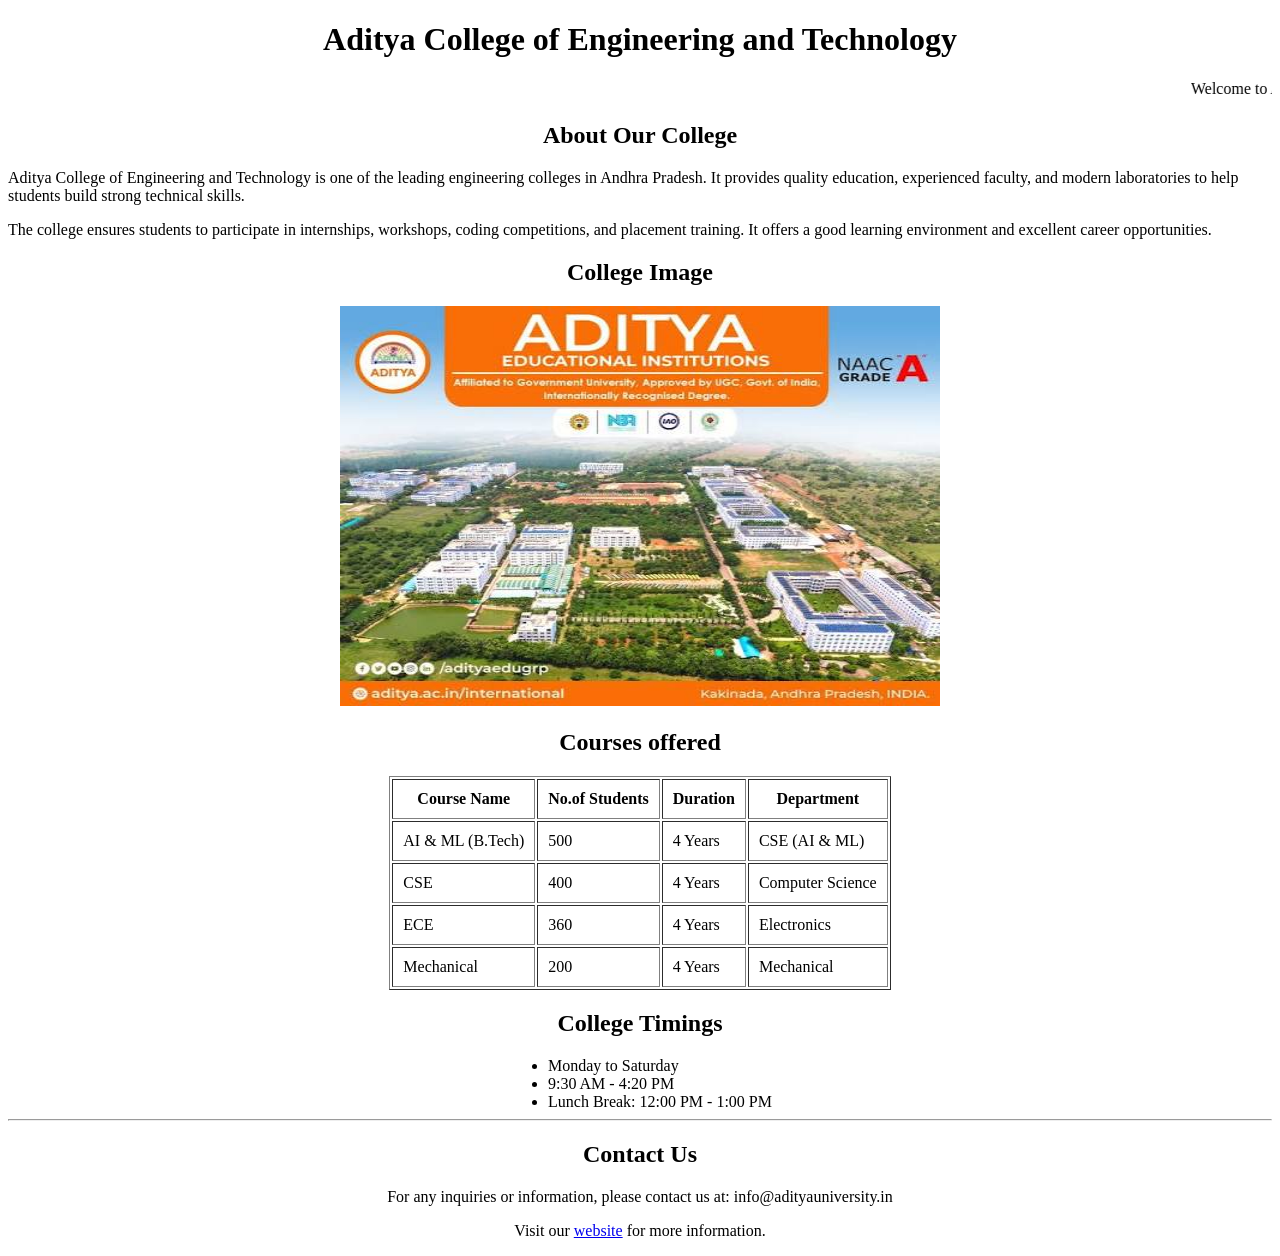
<file: Task-1/index.html>
<!DOCTYPE html>
<html lang="en">
<head>
    <meta charset="UTF-8">
    <meta name="viewport" content="width=device-width, initial-scale=1.0">
    <title>MY College</title>
</head>
<body>
    <h1 align="center">Aditya College of Engineering and Technology</h1>
    <marquee behavior=""scroll" direction="left">Welcome to Aditya College of Engineering and Technology</marquee>
    <h2 align="center">About Our College</h2>
    <p>Aditya College of Engineering and Technology is one of the leading
        engineering colleges in Andhra Pradesh. It provides quality education,
        experienced faculty, and modern laboratories to help students build
        strong technical skills.</p>
    <p>The college ensures students to participate in internships, workshops, coding competitions, and placement training. It offers a good learning environment and excellent career opportunities.</p>
    <h2 align="center">College Image</h2>
    <p align="center">
    <img src="College.jpg" alt="College Image" width="600" height="400">
    </p>
    <h2 align="center">Courses offered</h2>
    <table align="center" border="1" cellpadding="10">
        <tr>
            <th>Course Name</th>
            <th>No.of Students</th>
            <th>Duration</th>
            <th>Department</th>
        </tr>
        <tr>
            <td>AI & ML (B.Tech)</td>
            <td>500</td>
            <td>4 Years</td>
            <td>CSE (AI & ML)</td>
        </tr>
        <tr>
            <td>CSE</td>
            <td>400</td>
            <td>4 Years</td>
            <td>Computer Science</td>
        </tr>
        <tr>
            <td>ECE</td>
            <td>360</td>
            <td>4 Years</td>
            <td>Electronics</td>
        </tr>
        <tr>
            <td>Mechanical</td>
            <td>200</td>
            <td>4 Years</td>
            <td>Mechanical</td>
        </tr>
    </table>    
    <h2 align="center">College Timings</h2>

    <ul style="width: fit-content; margin: auto;">
    <li>Monday to Saturday</li>
    <li>9:30 AM - 4:20 PM</li>
    <li>Lunch Break: 12:00 PM - 1:00 PM</li>
    </ul>
    <hr>
    <h2 align="center">Contact Us</h2>
    <p align="center">For any inquiries or information, please contact us at: info@adityauniversity.in</p>
        <p align="center">Visit our <a href="https://www.adityauniversity.in" target="_blank">website</a> for more information.</p>
</body>
</html>
</file>
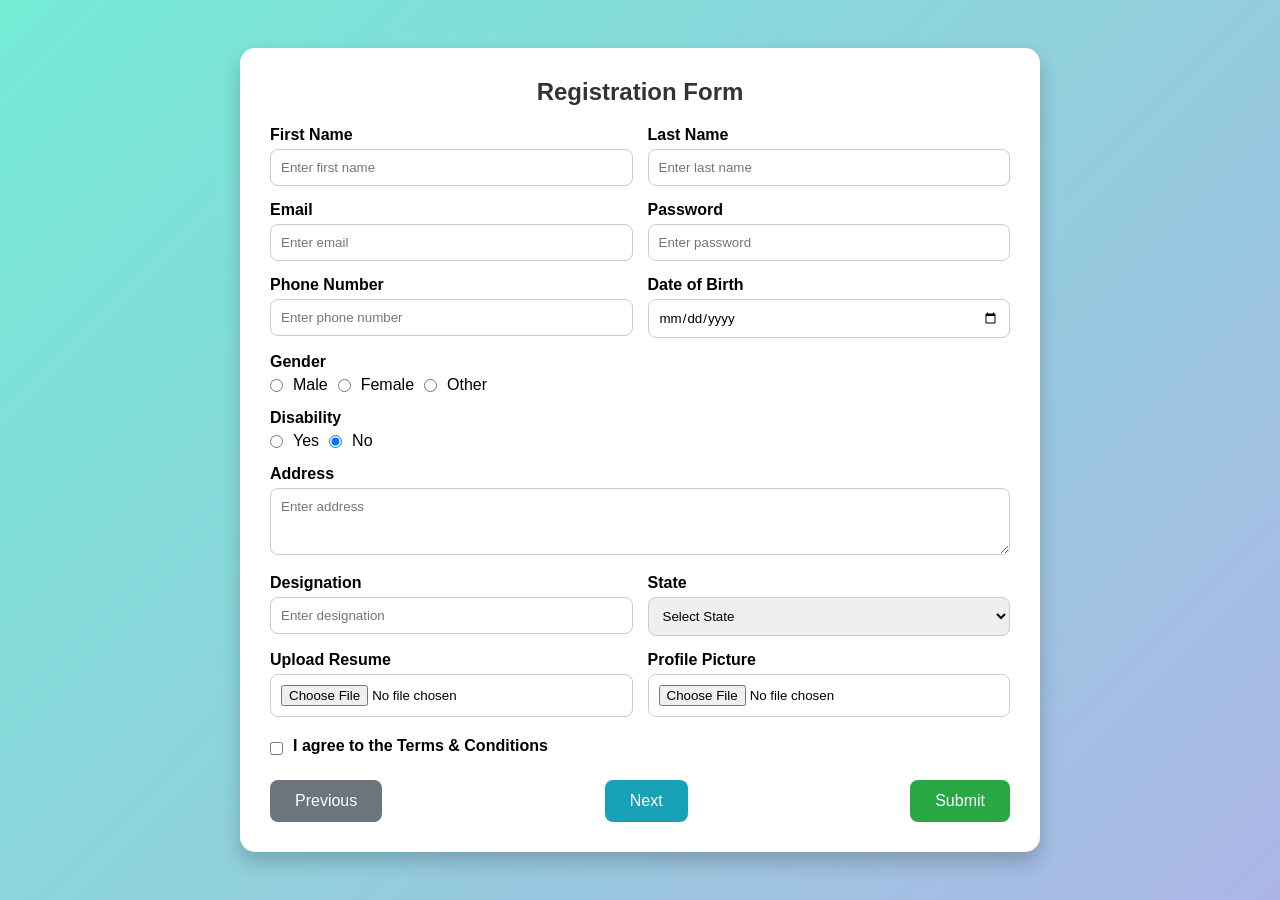
<file: Task-2/form.html>
<!DOCTYPE html>
<html lang="en">
<head>
<meta charset="UTF-8">
<meta name="viewport" content="width=device-width, initial-scale=1.0">
<title>Registration Form</title>

<style>
*{
    margin:0;
    padding:0;
    box-sizing:border-box;
    font-family:Arial, sans-serif;
}

body{
    background:linear-gradient(135deg,#74ebd5,#ACB6E5);
    display:flex;
    justify-content:center;
    align-items:center;
    min-height:100vh;
    padding:20px;
}

.container{
    background:#fff;
    width:800px;
    max-width:100%;
    padding:30px;
    border-radius:15px;
    box-shadow:0 10px 20px rgba(0,0,0,0.2);
}

h2{
    text-align:center;
    margin-bottom:20px;
    color:#333;
}

.form-grid{
    display:grid;
    grid-template-columns:1fr 1fr;
    gap:15px;
}

.full{
    grid-column:span 2;
}

label{
    display:block;
    margin-bottom:5px;
    font-weight:bold;
}

input,select,textarea{
    width:100%;
    padding:10px;
    border:1px solid #ccc;
    border-radius:8px;
    outline:none;
}

input:focus,select:focus,textarea:focus{
    border-color:#4CAF50;
}

.radio-group,
.checkbox-group{
    display:flex;
    align-items:center;
    gap:10px;
    margin-top:5px;
}

.radio-group input,
.checkbox-group input{
    width:auto;
}

.buttons{
    display:flex;
    justify-content:space-between;
    margin-top:20px;
}

button{
    padding:12px 25px;
    border:none;
    border-radius:8px;
    cursor:pointer;
    color:white;
    font-size:16px;
}

.prev{
    background:#6c757d;
}

.next{
    background:#17a2b8;
}

.submit{
    background:#28a745;
}

button:hover{
    opacity:0.9;
}

#disabilityDetails{
    display:none;
}
</style>
</head>

<body>

<div class="container">
<h2>Registration Form</h2>

<form>

<div class="form-grid">

<div>
<label>First Name</label>
<input type="text" placeholder="Enter first name">
</div>

<div>
<label>Last Name</label>
<input type="text" placeholder="Enter last name">
</div>

<div>
<label>Email</label>
<input type="email" placeholder="Enter email">
</div>

<div>
<label>Password</label>
<input type="password" placeholder="Enter password">
</div>

<div>
<label>Phone Number</label>
<input type="tel" placeholder="Enter phone number">
</div>

<div>
<label>Date of Birth</label>
<input type="date">
</div>

<div class="full">
<label>Gender</label>
<div class="radio-group">
<input type="radio" name="gender"> Male
<input type="radio" name="gender"> Female
<input type="radio" name="gender"> Other
</div>
</div>

<div class="full">
<label>Disability</label>
<div class="radio-group">
<input type="radio" name="disability" onclick="showInput(true)"> Yes
<input type="radio" name="disability" onclick="showInput(false)" checked> No
</div>
</div>

<div class="full" id="disabilityDetails">
<label>Please specify disability</label>
<input type="text" placeholder="Enter disability details">
</div>

<div class="full">
<label>Address</label>
<textarea rows="3" placeholder="Enter address"></textarea>
</div>

<div>
<label>Designation</label>
<input type="text" placeholder="Enter designation">
</div>

<div>
<label>State</label>
<select>
<option>Select State</option>
<option>Andhra Pradesh</option>
<option>Telangana</option>
<option>Tamil Nadu</option>
<option>Karnataka</option>
<option>Kerala</option>
<option>Maharashtra</option>
<option>Other</option>
</select>
</div>

<div>
<label>Upload Resume</label>
<input type="file">
</div>

<div>
<label>Profile Picture</label>
<input type="file" accept="image/*">
</div>

<div class="full checkbox-group">
<input type="checkbox">
<label>I agree to the Terms & Conditions</label>
</div>

</div>

<div class="buttons">
<button type="button" class="prev">Previous</button>
<button type="button" class="next">Next</button>
<button type="submit" class="submit">Submit</button>
</div>

</form>
</div>

<script>
function showInput(show){
    document.getElementById("disabilityDetails").style.display =
    show ? "block" : "none";
}
</script>

</body>
</html>
</file>
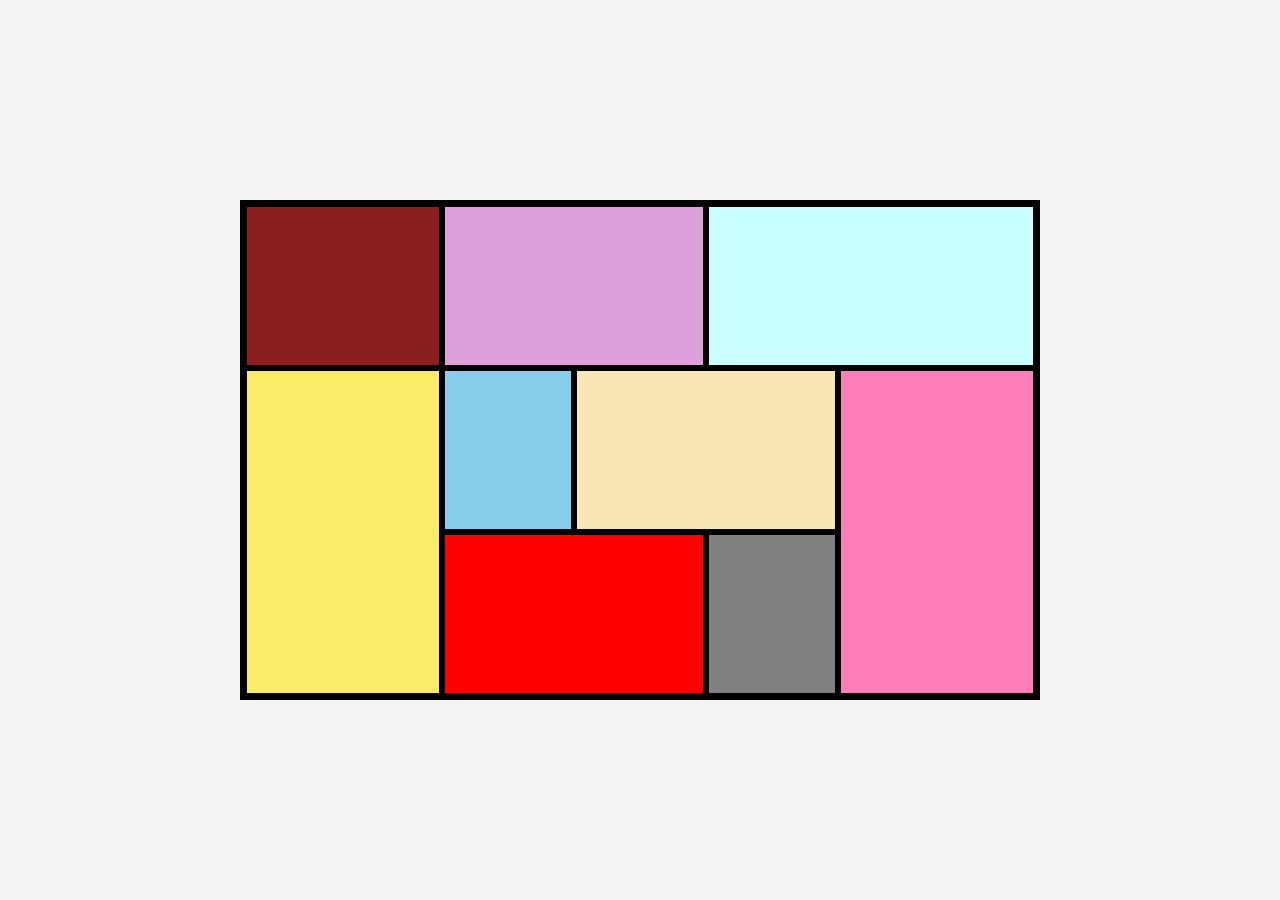
<file: Task-3.2/grid.html>
<!DOCTYPE html>
<html lang="en">
<head>
    <meta charset="UTF-8">
    <meta name="viewport" content="width=device-width, initial-scale=1.0">
    <title>Grid Layout</title>
    <link rel="stylesheet" href="grid.css">
</head>
<body>

<div class="container">
    <div class="box red1"></div>
    <div class="box purple"></div>
    <div class="box cyan1"></div>

    <div class="box yellow"></div>
    <div class="box blue"></div>
    <div class="box white"></div>
    <div class="box pink"></div>

    <div class="box red2"></div>
    <div class="box gray"></div>
</div>

</body>
</html>
</file>
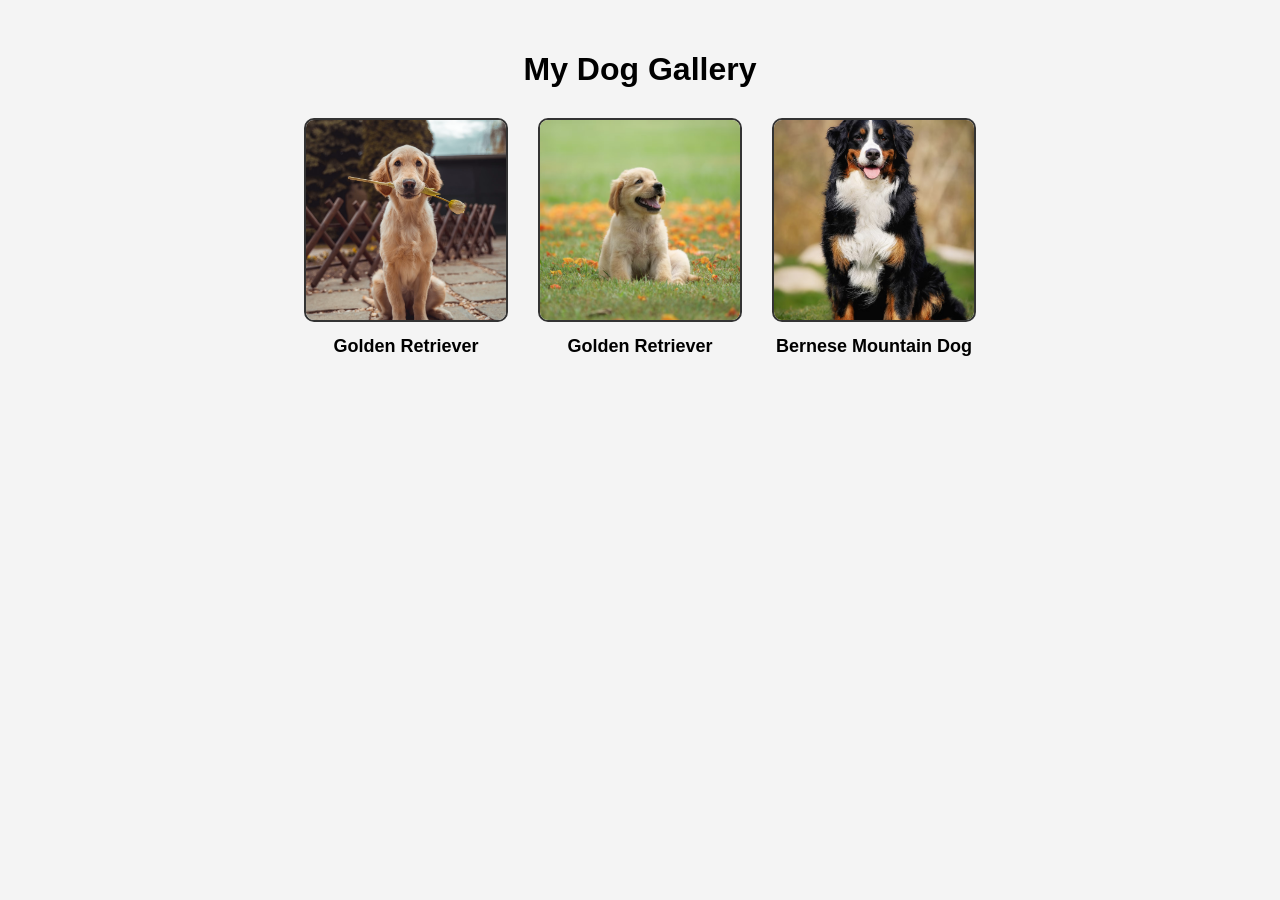
<file: Task-3/flex.html>
<!DOCTYPE html>
<html lang="en">
<head>
    <meta charset="UTF-8">
    <meta name="viewport" content="width=device-width, initial-scale=1.0">
    <title>Dog Gallery</title>

    <style>
        body{
            font-family: Arial, sans-serif;
            background-color: #f4f4f4;
            text-align: center;
            margin: 0;
            padding: 30px;
        }

        h1{
            margin-bottom: 30px;
        }

        .dogs{
            display: flex;
            justify-content: center;
            gap: 30px;
        }

        .dog{
            text-align: center;
        }

        .dog img{
            width: 200px;
            height: 200px;
            object-fit: cover;
            border-radius: 10px;
            border: 2px solid #333;
        }

        .dog p{
            margin-top: 10px;
            font-size: 18px;
            font-weight: bold;
        }
    </style>
</head>

<body>

    <h1>My Dog Gallery</h1>

    <div class="dogs">

        <div class="dog">
            <img src="Dog-1.avif" alt="Golden Retriever">
            <p>Golden Retriever</p>
        </div>

        <div class="dog">
            <img src="Dog-2.avif" alt="Dog Image-1">
            <p>Golden Retriever</p>
        </div>

        <div class="dog">
            <img src="Dog-3.avif" alt="Dog Image-3">
            <p>Bernese Mountain Dog</p>
        </div>

    </div>

</body>
</html>
</file>
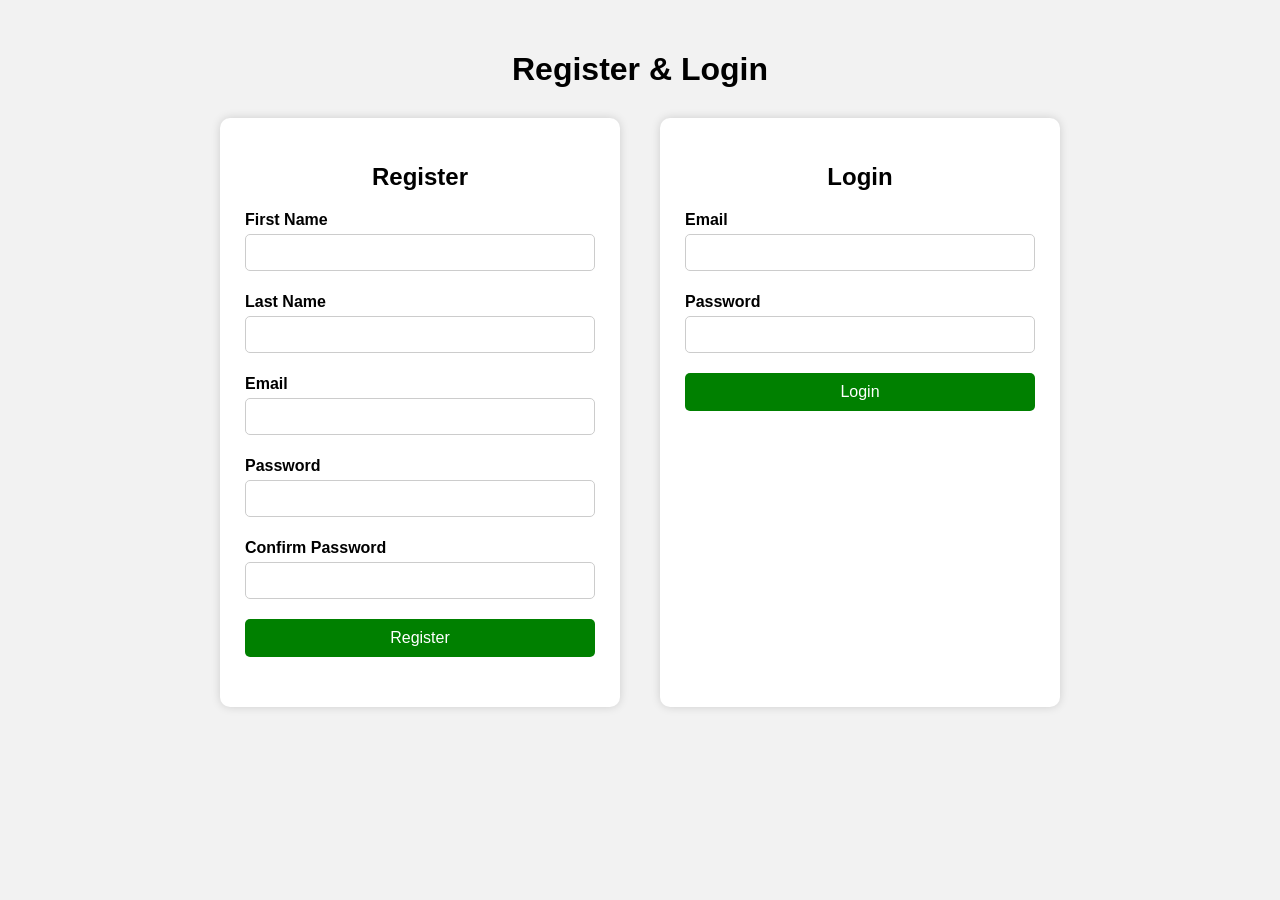
<file: Task-5/register.html>
<!DOCTYPE html>
<html lang="en">
<head>
    <meta charset="UTF-8">
    <meta name="viewport" content="width=device-width, initial-scale=1.0">
    <title>Register & Login</title>

    <link rel="stylesheet" href="register.css">
</head>
<body>

    <h1>Register & Login</h1>

    <div class="container">

        <!-- Register Form -->
        <div class="box">
            <h2>Register</h2>

            <form id="personalDetails">

                <label for="firstname">First Name</label>
                <input type="text" id="firstname" required>

                <label for="lastname">Last Name</label>
                <input type="text" id="lastname" required>

                <label for="email">Email</label>
                <input type="email" id="email" required>

                <label for="password">Password</label>
                <input type="password" id="password" required>

                <label for="confirmPassword">Confirm Password</label>
                <input type="password" id="confirmPassword" required>

                <input type="submit" value="Register">

            </form>

            <div id="registerOutput"></div>
        </div>

        <!-- Login Form -->
        <div class="box">
            <h2>Login</h2>

            <form id="loginForm">

                <label for="loginEmail">Email</label>
                <input type="email" id="loginEmail" required>

                <label for="loginPassword">Password</label>
                <input type="password" id="loginPassword" required>

                <input type="submit" value="Login">

            </form>

            <div id="loginOutput"></div>
        </div>

    </div>

    <script src="register.js"></script>

</body>
</html>
</file>
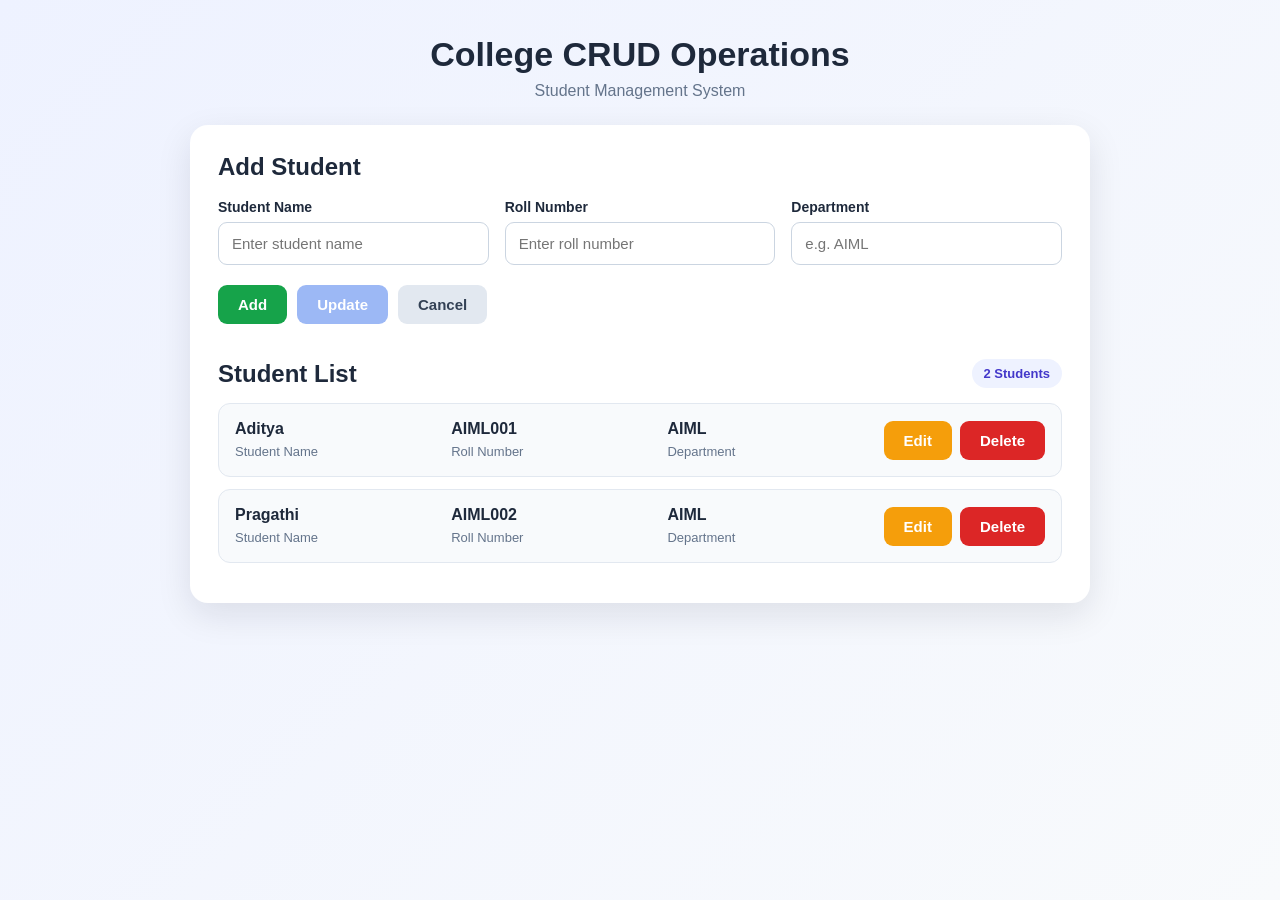
<file: Task-6/college.html>
<!DOCTYPE html>
<html lang="en">
<head>
  <meta charset="UTF-8">
  <meta name="viewport" content="width=device-width, initial-scale=1.0">
  <title>College CRUD Operations</title>
  <link rel="stylesheet" href="college.css">
</head>
<body>
  <div class="container">
    <header>
      <h1>College CRUD Operations</h1>
      <p>Student Management System</p>
    </header>

    <main class="card">
      <h2 id="formTitle">Add Student</h2>

      <form id="studentForm">
        <div class="form-grid">
          <div class="field">
            <label for="studentName">Student Name</label>
            <input id="studentName" type="text" placeholder="Enter student name" required>
          </div>

          <div class="field">
            <label for="rollNo">Roll Number</label>
            <input id="rollNo" type="text" placeholder="Enter roll number" required>
          </div>

          <div class="field">
            <label for="department">Department</label>
            <input id="department" type="text" placeholder="e.g. AIML" required>
          </div>
        </div>

        <div class="buttons">
          <button type="submit" id="saveBtn" class="add-btn">Add</button>
          <button type="button" id="updateBtn" class="update-btn" onclick="updateStudent()" disabled>Update</button>
          <button type="button" class="cancel-btn" onclick="resetForm()">Cancel</button>
        </div>
      </form>

      <section class="list-section">
        <div class="list-heading">
          <h2>Student List</h2>
          <span id="count">0 Students</span>
        </div>

        <div id="studentList"></div>
        <p id="emptyMessage" class="empty">No students added yet.</p>
      </section>
    </main>
  </div>

  <script src="college.js"></script>
</body>
</html>
</file>
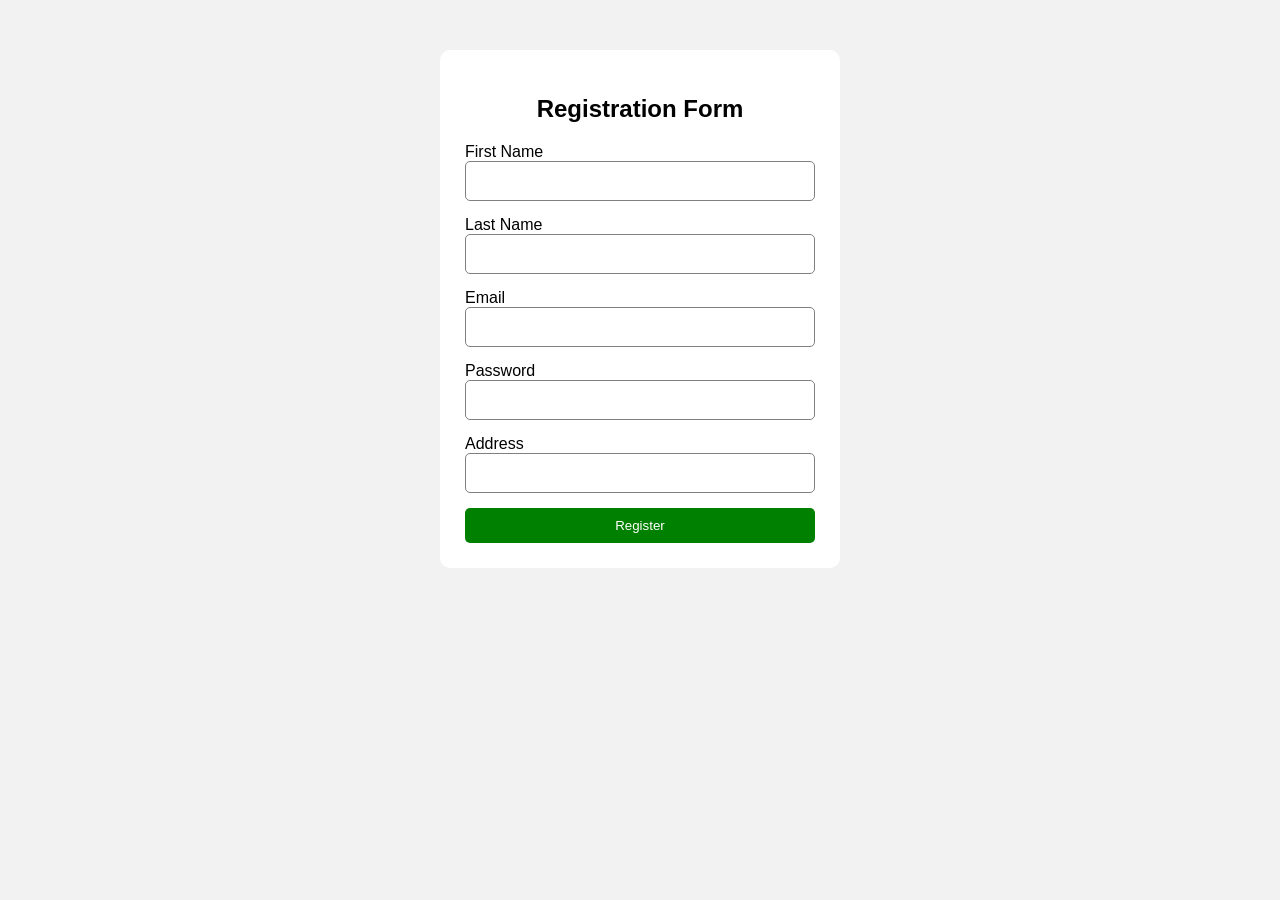
<file: Task-7/registration.html>
<!DOCTYPE html>
<html>
<head>
    <title>Registration Form</title>
    <style>
        body {
            font-family: Arial;
            background-color: #f2f2f2;
        }

        .form {
            width: 350px;
            margin: 50px auto;
            padding: 25px;
            background: white;
            border-radius: 10px;
        }

        h2 {
            text-align: center;
        }

        .field {
            margin: 15px 0;
        }

        .box {
            border: 1px solid gray;
            padding: 10px;
            min-height: 18px;
            border-radius: 5px;
        }

        button {
            width: 100%;
            padding: 10px;
            background: green;
            color: white;
            border: none;
            border-radius: 5px;
        }
    </style>
</head>

<body>

<div class="form">
    <h2>Registration Form</h2>

    <div class="field">
        <label>First Name</label>
        <div class="box" contenteditable="true"></div>
    </div>

    <div class="field">
        <label>Last Name</label>
        <div class="box" contenteditable="true"></div>
    </div>

    <div class="field">
        <label>Email</label>
        <div class="box" contenteditable="true"></div>
    </div>

    <div class="field">
        <label>Password</label>
        <div class="box" contenteditable="true"></div>
    </div>

    <div class="field">
        <label>Address</label>
        <div class="box" contenteditable="true"></div>
    </div>

    <button>Register</button>
</div>

</body>
</html>
</file>
<file: Task-3.2/grid.css>
*{
    margin:0;
    padding:0;
    box-sizing:border-box;
}

body{
    display:flex;
    justify-content:center;
    align-items:center;
    height:100vh;
    background:#f4f4f4;
}

.container{
    width:800px;
    height:500px;

    display:grid;

    /* 12 equal columns */
    grid-template-columns:
    8.333333% 8.333333% 8.333333% 8.333333%
    8.333333% 8.333333% 8.333333% 8.333333%
    8.333333% 8.333333% 8.333333% 8.333333%;

    /* 3 equal rows */
    grid-template-rows:33.33% 33.33% 33.33%;

    border:4px solid black;
}

.box{
    border:3px solid black;
}

/* Top Row */

.red1{
    background:#8b1e1e;
    grid-column:1/4;     /* 3 columns */
    grid-row:1/2;
}

.purple{
    background:plum;
    grid-column:4/8;     /* 4 columns */
    grid-row:1/2;
}

.cyan1{
    background:#c9ffff;
    grid-column:8/13;    /* 5 columns */
    grid-row:1/2;
}

/* Middle */

.yellow{
    background:#faec68;
    grid-column:1/4;
    grid-row:2/4;        /* spans 2 rows */
}

.blue{
    background:skyblue;
    grid-column:4/6;
    grid-row:2/3;
}

.white{
    background:rgb(249, 230, 183);
    grid-column:6/10;
    grid-row:2/3;
}

.pink{
    background:rgb(253, 126, 185);
    grid-column:10/13;
    grid-row:2/4;
}

/* Bottom */

.red2{
    background:red;
    grid-column:4/8;
    grid-row:3/4;
}

.gray{
    background:gray;
    grid-column:8/10;
    grid-row:3/4;
}
</file>
<file: Task-5/register.css>
body {
    font-family: Arial, sans-serif;
    background-color: #f2f2f2;
    margin: 0;
    padding: 30px;
}

h1 {
    text-align: center;
    margin-bottom: 30px;
}

.container {
    display: flex;
    justify-content: center;
    gap: 40px;
    flex-wrap: wrap;
}

.box {
    width: 350px;
    background: #fff;
    padding: 25px;
    border-radius: 10px;
    box-shadow: 0px 0px 10px rgba(0,0,0,0.15);
}

h2 {
    text-align: center;
    margin-bottom: 20px;
}

label {
    display: block;
    margin-top: 12px;
    margin-bottom: 5px;
    font-weight: bold;
}

input {
    width: 100%;
    padding: 10px;
    box-sizing: border-box;
    margin-bottom: 10px;
    border: 1px solid #ccc;
    border-radius: 5px;
}

input[type="submit"] {
    background-color: green;
    color: white;
    border: none;
    cursor: pointer;
    font-size: 16px;
    margin-top: 10px;
}

input[type="submit"]:hover {
    background-color: darkgreen;
}

#registerOutput,
#loginOutput {
    margin-top: 15px;
    text-align: center;
    font-weight: bold;
    color: green;
}
</file>
<file: Task-6/college.css>
* {
  box-sizing: border-box;
  margin: 0;
  padding: 0;
}

body {
  font-family: Arial, sans-serif;
  min-height: 100vh;
  background: linear-gradient(135deg, #eef2ff, #f8fafc);
  padding: 35px 15px;
  color: #1e293b;
}

.container {
  width: min(900px, 100%);
  margin: auto;
}

header {
  text-align: center;
  margin-bottom: 25px;
}

header h1 {
  font-size: 34px;
  margin-bottom: 8px;
}

header p {
  color: #64748b;
}

.card {
  background: white;
  border-radius: 18px;
  padding: 28px;
  box-shadow: 0 12px 35px rgba(15, 23, 42, 0.10);
}

.card h2 {
  margin-bottom: 18px;
}

.form-grid {
  display: grid;
  grid-template-columns: repeat(3, 1fr);
  gap: 16px;
}

.field label {
  display: block;
  font-size: 14px;
  font-weight: bold;
  margin-bottom: 7px;
}

.field input {
  width: 100%;
  padding: 12px 13px;
  border: 1px solid #cbd5e1;
  border-radius: 9px;
  outline: none;
  font-size: 15px;
}

.field input:focus {
  border-color: #4f46e5;
  box-shadow: 0 0 0 3px rgba(79, 70, 229, 0.10);
}

.buttons {
  display: flex;
  gap: 10px;
  margin-top: 20px;
}

button {
  border: none;
  border-radius: 9px;
  padding: 11px 20px;
  font-size: 15px;
  font-weight: bold;
  cursor: pointer;
}

.add-btn {
  background: #16a34a;
  color: white;
}

.update-btn {
  background: #2563eb;
  color: white;
}

.cancel-btn {
  background: #e2e8f0;
  color: #334155;
}

button:disabled {
  opacity: 0.45;
  cursor: not-allowed;
}

.list-section {
  margin-top: 35px;
}

.list-heading {
  display: flex;
  align-items: center;
  justify-content: space-between;
  margin-bottom: 15px;
}

.list-heading h2 {
  margin: 0;
}

#count {
  background: #eef2ff;
  color: #4338ca;
  padding: 7px 12px;
  border-radius: 20px;
  font-size: 13px;
  font-weight: bold;
}

.student-row {
  display: grid;
  grid-template-columns: 1fr 1fr 1fr auto;
  gap: 15px;
  align-items: center;
  padding: 16px;
  margin-bottom: 12px;
  border: 1px solid #e2e8f0;
  border-radius: 12px;
  background: #f8fafc;
}

.student-info strong {
  display: block;
  margin-bottom: 4px;
}

.student-info span {
  color: #64748b;
  font-size: 13px;
}

.actions {
  display: flex;
  gap: 8px;
}

.edit-btn {
  background: #f59e0b;
  color: white;
}

.delete-btn {
  background: #dc2626;
  color: white;
}

.empty {
  text-align: center;
  color: #94a3b8;
  padding: 25px;
  border: 1px dashed #cbd5e1;
  border-radius: 12px;
}

@media (max-width: 700px) {
  .form-grid,
  .student-row {
    grid-template-columns: 1fr;
  }

  .actions {
    width: 100%;
  }

  .actions button {
    flex: 1;
  }

  .buttons {
    flex-wrap: wrap;
  }
}
</file>
